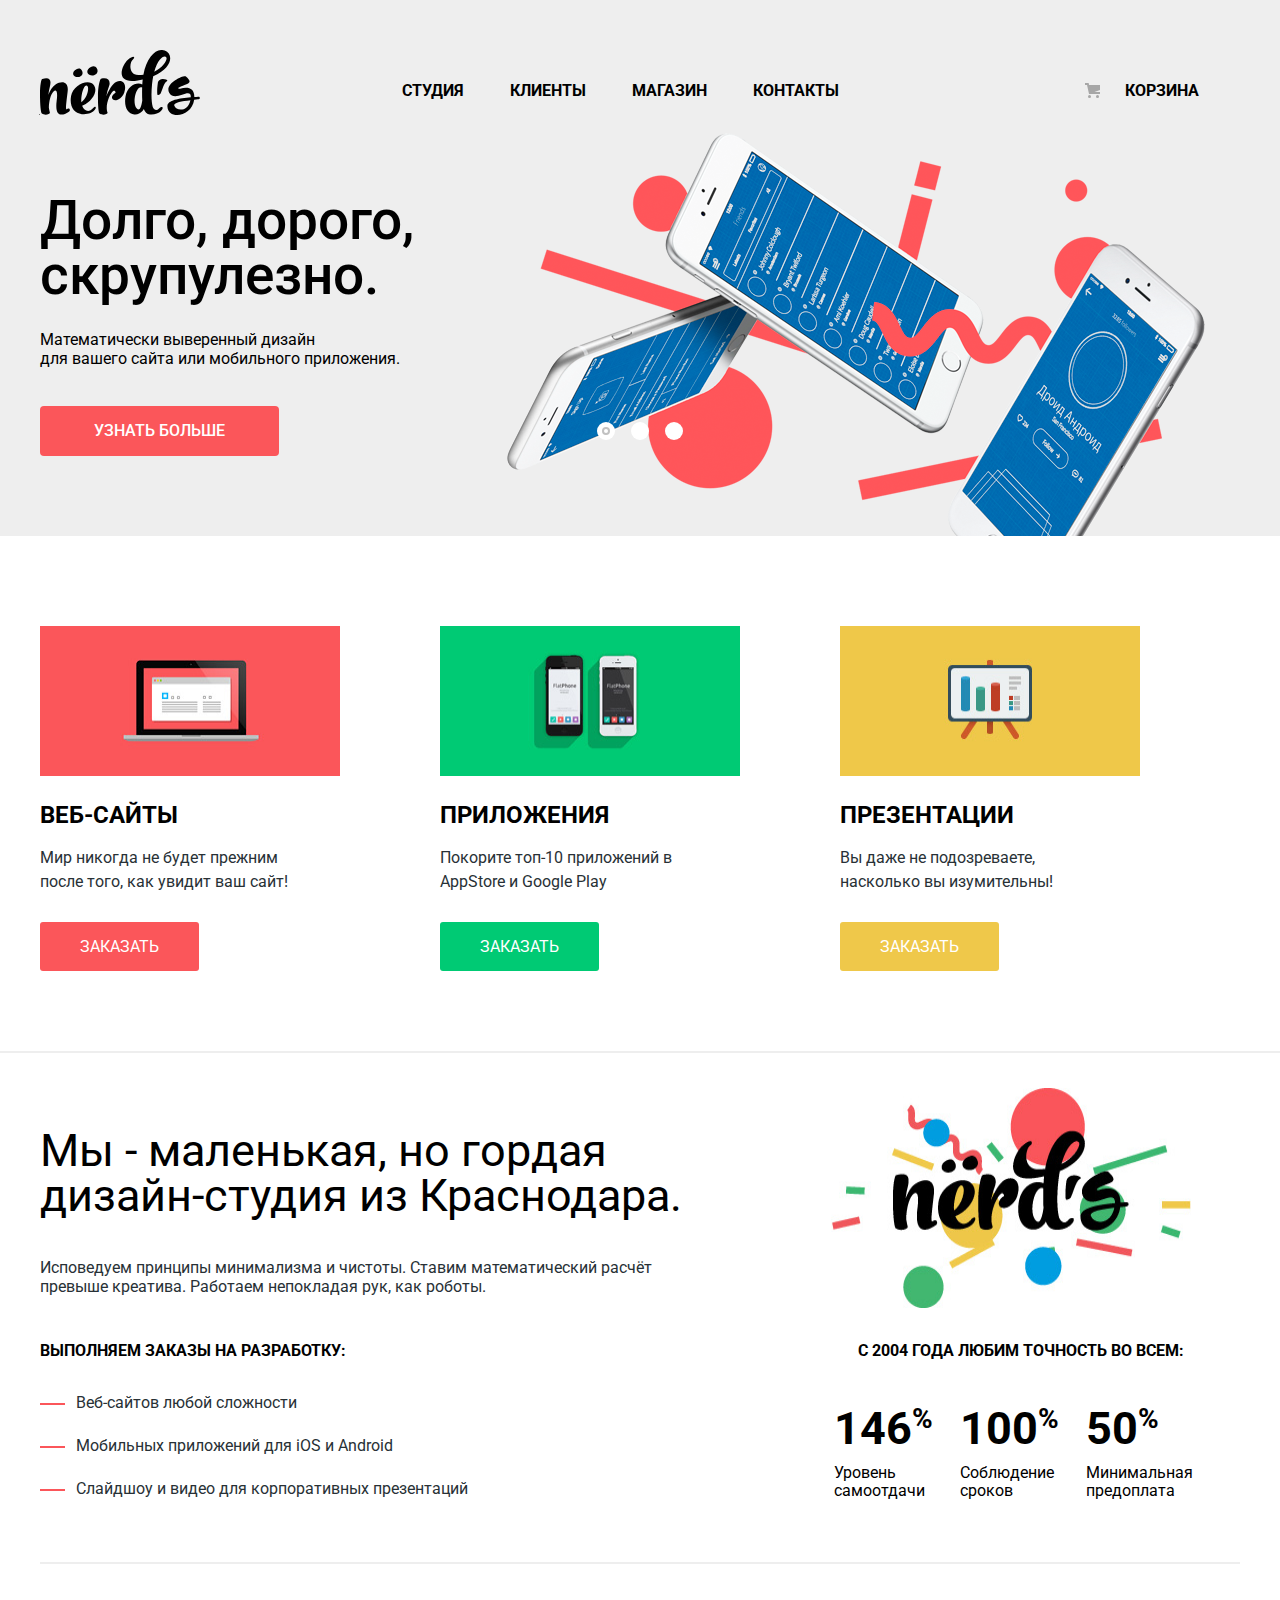
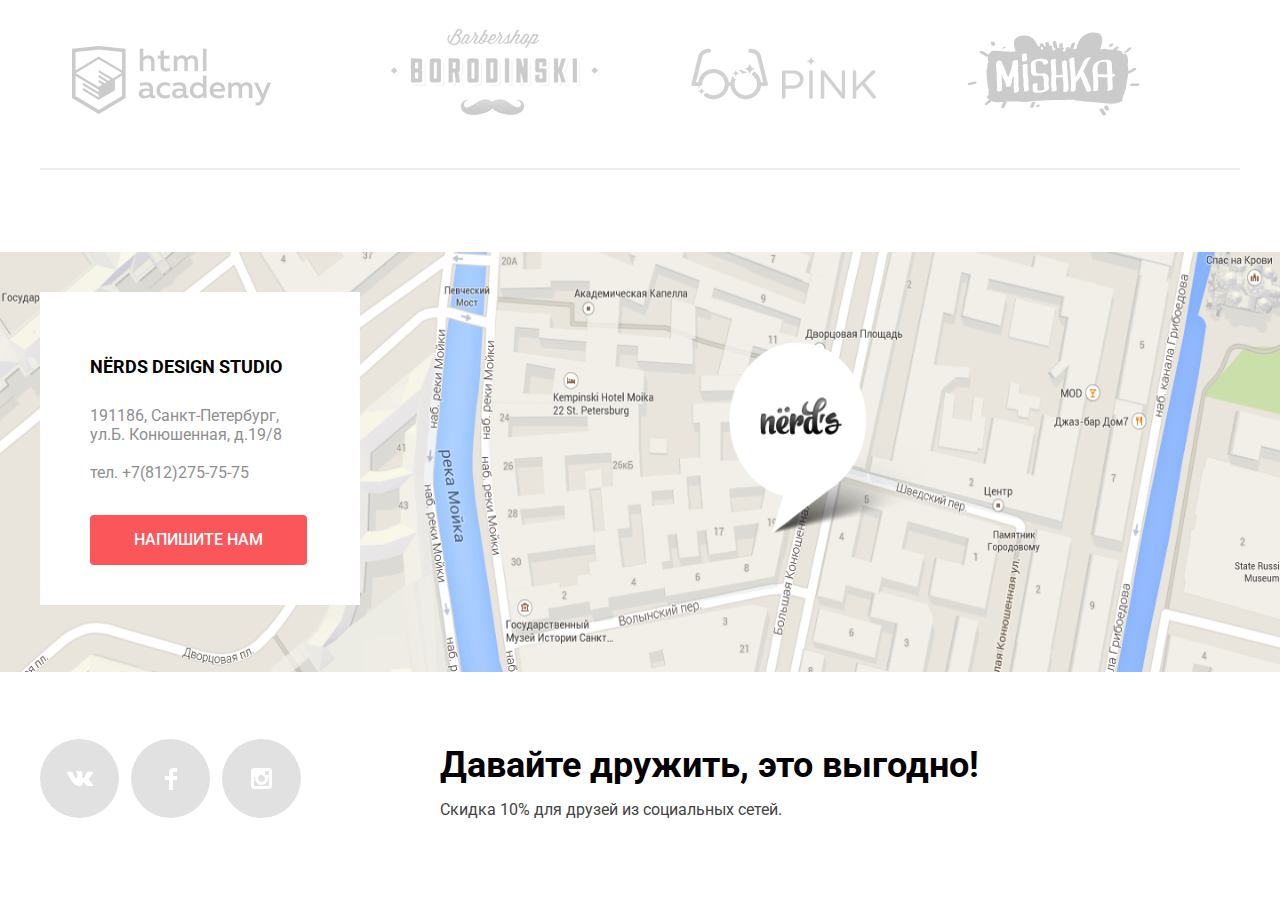
<file: index.html>
<!DOCTYPE html>
<html lang="ru">
  <head>
    <meta charset="utf-8">
    <title>Nerds</title>
    <link href="https://fonts.googleapis.com/css?family=Roboto&display=swap&subset=cyrillic" rel="stylesheet">
    <link href="css/style.css" rel="stylesheet">
  </head>
  <body>
    <header class="main-header">
      <div class="container">
        <nav class="main-navigation">
          <a class="header-logo">
            <img src="img/nerds-logo.svg" alt="Логотип дизайн-студии «Нёрдс»" width="160" height="65">
          </a>
          <ul class="site-navigation">
            <li><a href="#">Студия</a></li>
            <li><a href="#">Клиенты</a></li>
            <li><a href="catalog.html">Магазин</a></li>
            <li><a href="#">Контакты</a></li>
          </ul>
          <ul class="user-navigation">
            <li><a href="#">Корзина</a></li>
          </ul>
        </nav>

      <section class="slider">
          <h2 class="visually-hidden">Преимущества</h2>
          <input class="visually-hidden" type="radio" id="product-1" name="toggle" checked>
          <input class="visually-hidden" type="radio" id="product-2" name="toggle">
          <input class="visually-hidden" type="radio" id="product-3" name="toggle">
          <div class="slider-controls">
            <label class="slider-controls-item slider-controls-item--1" for="product-1">Первый</label>
            <label class="slider-controls-item slider-controls-item--2" for="product-2">Второй</label>
            <label class="slider-controls-item slider-controls-item--3" for="product-3">Третий</label>
          </div>
          <ul class="slider-list">
            <li class="slider-item">
              <h3>Долго, дорого,<br> скрупулезно.</h3>
              <p>Математически выверенный дизайн<br> для вашего сайта или мобильного приложения.</p>
              <a class="slider-item-button button" href="#">Узнать больше</a>
            </li>
            <li class="slider-item">
              <h3>Любим математику как никто другой</h3>
              <p>Никакого креатива, только математические формулы для расчета идеальных пропорций.</p>
              <a class="slider-item-button button" href="#">Узнать больше</a>
            </li>
            <li class="slider-item">
              <h3>Только ночь,<br> только хардкор</h3>
              <p>Работать днем, как все? Мы против этого.<br> Ближе к полуночи работа только начинается.</p>
              <a class="slider-item-button button" href="#">Узнать больше</a>
            </li>
          </ul>  
        </div>
      </section>
    </header>

    <main>
      <section class="features">
         <div class="container">
          <h2 class="visually-hidden">Преимущества</h2>
          <ul class="features-list">
            <li class="feature-item">
              <img src="img/web-site.jpg" width="300" height="143" alt="Веб-сайт">
              <h3>Веб-сайты</h3>
              <p>Мир никогда не будет прежним<br>
                  после того, как увидит ваш сайт!</p>
              <a class="features-link features-link-red" href="#">Заказать</a>
            </li>
            <li class="feature-item">
              <img src="img/prilojeniya.jpg" width="300" height="143" alt="Приложения">
              <h3>Приложения</h3>
              <p>Покорите топ-10 приложений в<br>
                  AppStore и Google Play</p> 
              <a class="features-link features-link-green" href="#">Заказать</a>
            </li>
            <li class="feature-item">
              <img src="img/presentation.jpg" width="300" height="143" alt="Презентации">
              <h3>Презентации</h3>
              <p>Вы даже не подозреваете,<br> 
                насколько вы изумительны!</p>
              <a class="features-link features-link-yellow" href="#">Заказать</a>
            </li>
          </ul>
        </div>
      </section>

        <div class="container">
          <div class="wrapper">
            <section class="detail-left-column">
              <p class="detail-title">Мы - маленькая, но гордая<br>
              дизайн-студия из Краснодара.</p>
              <p class="detail-info">Исповедуем принципы минимализма и чистоты. Ставим математический расчёт<br>
              превыше креатива. Работаем непокладая рук, как роботы.</p>
              <p class="detail-list-title">Выполняем заказы на разработку:</p>
                <ul class="detail-list">
                  <li>Веб-сайтов любой сложности</li>
                  <li>Мобильных приложений для iOS и Android</li>
                  <li>Слайдшоу и видео для корпоративных презентаций</li>
                </ul>
            </section>
            <section class="detail-right-column">
             <img src="img/nerds-illustration.jpg" width="360" height="208" alt="Nerds">
             <table class="about-us-table">
              <caption>с 2004 года любим точность во всем:</caption>
              <thead>
                <tr>
                  <th>Уровень самоотдачи</th>
                  <th>Соблюдение сроков</th>
                  <th>Минимальная предоплата</th>
                </tr>
              </thead>
              <tbody>
                <tr>
                  <td>146<sup>%</sup></td>
                  <td>100<sup>%</sup></td>
                  <td>50<sup>%</sup></td>
                </tr>
              </tbody>
            </table>
            </section>
          </div>
        </div>
  
  
      <section class="brand">
        <div class="container">
          <ul class="logo">
            <li>
              <a class="logo-item" href="a href=https://htmlacademy.ru/intensive/htmlcss">
                <img src="img/logohtml.png" width="260" height="180" alt="Логотип html">
              </a>
            </li>
            <li>
              <a class="logo-item" href="#">
                <img src="img/logoborodinsky.png" width="209" height="90" alt="Логотип Barbershop">
              </a>
            </li>
            <li>
              <a class="logo-item" href="#">
                <img src="img/logopink.png" width="185" height="52" alt="Логотип Pink">
              </a>
            </li>
            <li>
              <a class="logo-item" href="#">
                <img src="img/logomishka.png" width="173" height="84" alt="Логотип Mishka">
              </a>
            </li>
          </ul>
        </div>
      </section>
  
      <footer>
        <section class="contacts">
          <img src="img/karta.jpg" alt="Дизайн-студия NЁRDS расположена по адресу г. Санкт-Петербург, ул. Б. Конюшенная, д. 19/8"
             width="1440" height="416">
          <div class="container">
            <div class="contacts-info">
              <p class="design-studio">Nёrds design studio</p>
              <p class="info-text">191186, Санкт-Петербург,<br>
               ул.Б. Конюшенная, д.19/8</p>
              <p class="phone">тел. +7(812)275-75-75</p>
              <a class="write-us button" href="#">Напишите нам</a>
            </div>
          </div>
        </section>

        <section class="social">
          <div class="container">
            <ul class="social-list">
              <li>
                <a class="social-button" href="#">
                  <span class="visually-hidden">Вконтакте</span>
                  <svg xmlns="http://www.w3.org/2000/svg" width="26" height="15" viewBox="0 0 26 15"><path fill="#FFF" d="M16.138 11.51c.956-.309 2.18 2.04 3.483 2.939.978.681 1.727.534 1.727.534l3.473-.05s1.815-.112.957-1.554c-.071-.12-.503-1.069-2.585-3.022-2.177-2.043-1.882-1.712.739-5.244 1.597-2.153 2.236-3.468 2.036-4.028-.192-.539-1.365-.399-1.365-.399L20.69.713c-.381.001-.704.119-.851.515-.003.004-.621 1.666-1.445 3.079-1.741 2.989-2.436 3.148-2.724 2.961-.661-.433-.494-1.737-.494-2.664 0-2.897.432-4.105-.846-4.417-.427-.104-.739-.172-1.828-.182-1.392-.021-2.574 0-3.244.329-.445.223-.786.712-.579.74.26.035.843.16 1.155.586.401.552.389 1.789.389 1.789s.229 3.411-.54 3.834c-.528.29-1.25-.302-2.803-3.016-.793-1.388-1.392-2.922-1.392-2.922s-.116-.285-.326-.441c-.25-.185-.6-.244-.6-.244L.848.684S.29.7.085.946c-.182.218-.015.668-.015.668s2.909 6.881 6.203 10.347c3.02 3.182 6.452 2.971 6.452 2.971h1.555s.469-.054.709-.312c.224-.24.214-.691.214-.691s-.031-2.109.935-2.419z"/></svg>
                </a>
              </li>
              <li>
                <a class="social-button" href="#">
                  <span class="visually-hidden">Фейсбук</span>
                  <svg xmlns="http://www.w3.org/2000/svg" width="12" height="22" viewBox="0 0 12 22"><path fill="#FFF" d="M12 4V0H8a4 4 0 0 0-4 4v4H0v4h4v10h4V12h4V8H8V4h4z"/></svg>
                </a>
              </li>
              <li>
                <a class="social-button" href="#">
                  <span class="visually-hidden">Инстаграм</span>
                  <svg xmlns="http://www.w3.org/2000/svg" width="21" height="21" viewBox="0 0 21 21"><path fill="#FFF" d="M18 0H3C1.35 0 0 1.35 0 3v15c0 1.65 1.35 3 3 3h15c1.65 0 3-1.35 3-3V3c0-1.65-1.35-3-3-3zm-7.5 7c1.93 0 3.5 1.57 3.5 3.5S12.43 14 10.5 14 7 12.43 7 10.5 8.57 7 10.5 7zM18 18H3V9h1.181A6.504 6.504 0 0 0 4 10.5a6.5 6.5 0 1 0 13 0 6.45 6.45 0 0 0-.181-1.5H18v9zm0-11h-4V3h4v4z"/></svg>
                  </a>
              </li>
            </ul>
            <div class="social-text">
              <p class="friendship">Давайте дружить, это выгодно!</p>
              <p class="discount">Скидка 10% для друзей из социальных сетей.</p>
            </div>
          </div>
        </section>
      </footer>

      <section class=" modal-contacts">
        <h2>Напишите нам</h2>
        <form class="contacts-form" action="https://echo.htmlacademy.ru" method="post">
          <div class="modal-contacts-row">
            <p>
              <label for="name">Ваше имя:</label>
              <input id="name" type="text" name="name" placeholder="Имя Фамилия">
            </p>
            <p>
              <label for="email">Ваш e-mail:</label>
              <input id="email" type="text" name="email" placeholder="email@example.com">
            </p>
          </div>
          <p>
            <label for="message">Текст письма:</label>
            <textarea id="message" name="message" placeholder="В свободной форме"></textarea>
          </p>
          <button class="button" type="submit">Отправить</button>
        </form>
        <button class="modal-close" type="button"><span class="visually-hidden">Закрыть</span></button>
      </section>
      <script src="./js/script.js"></script>
    </body>
  </html>
</file>
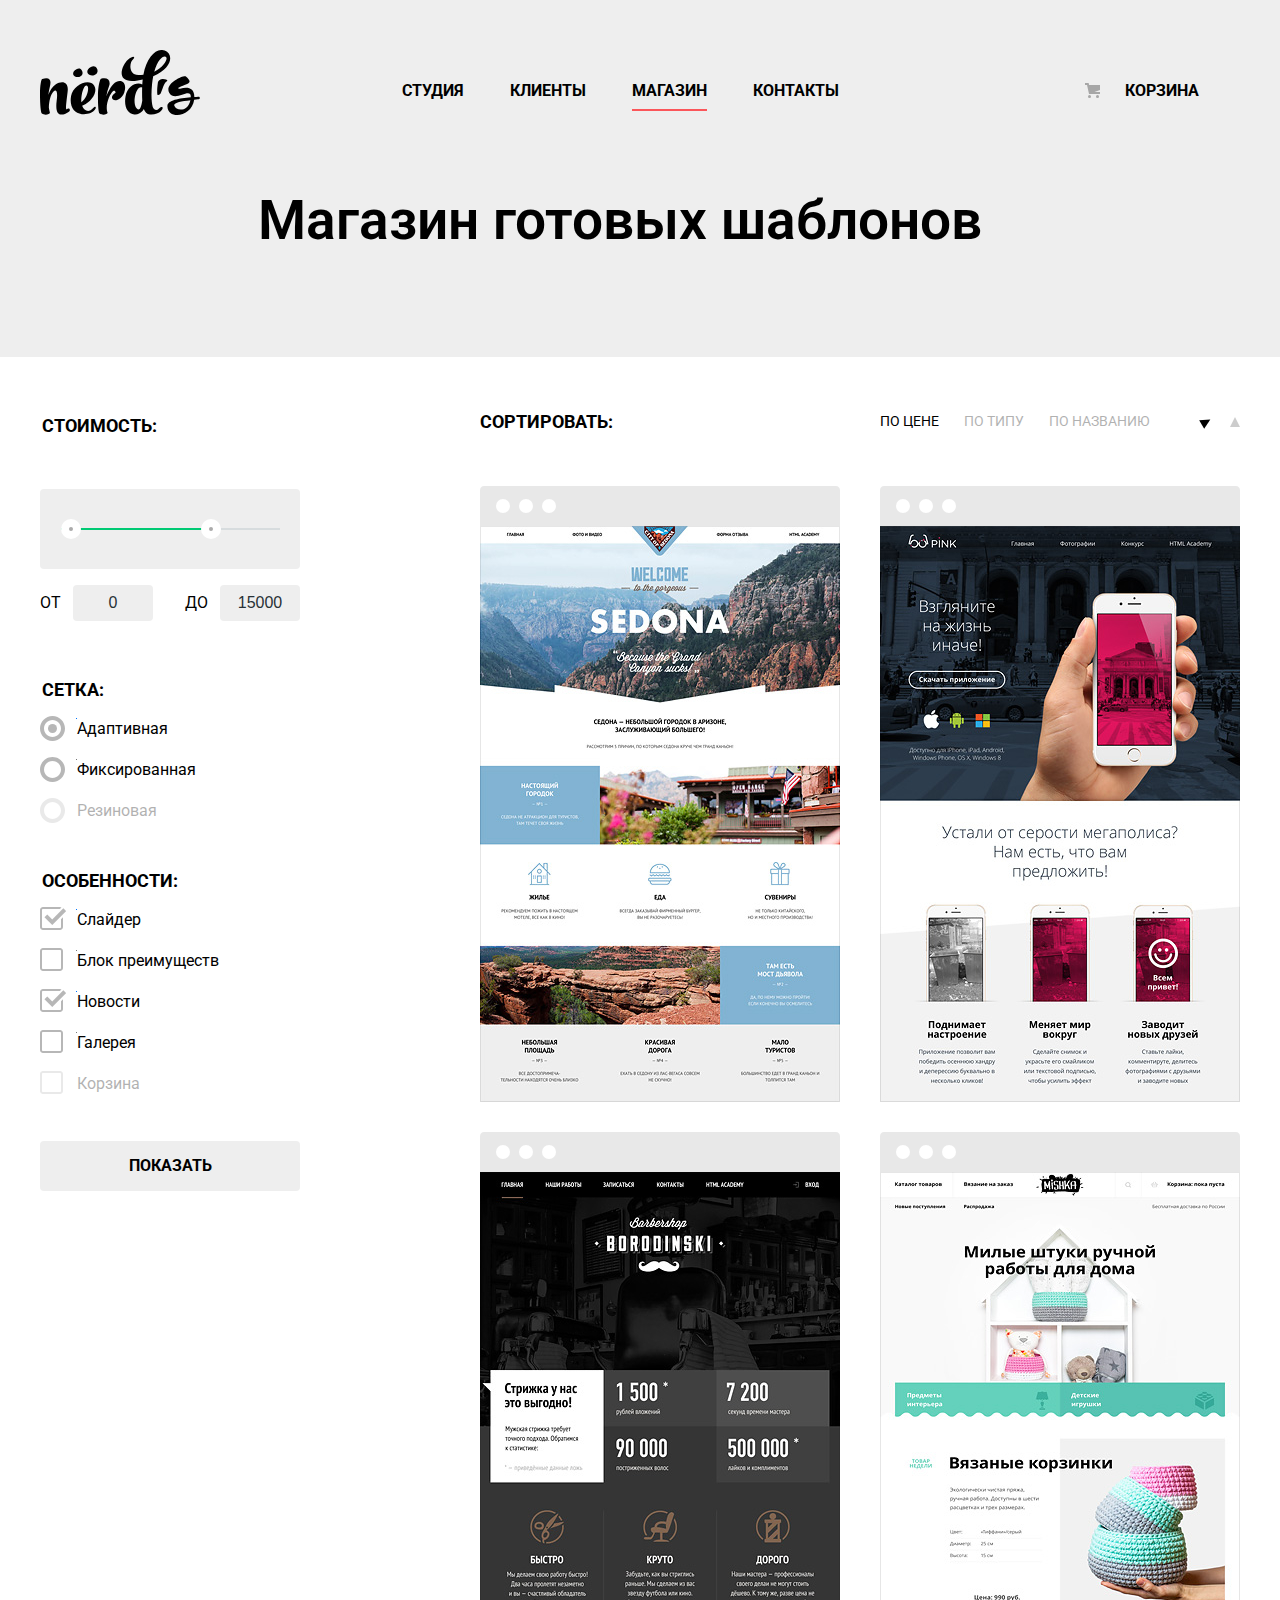
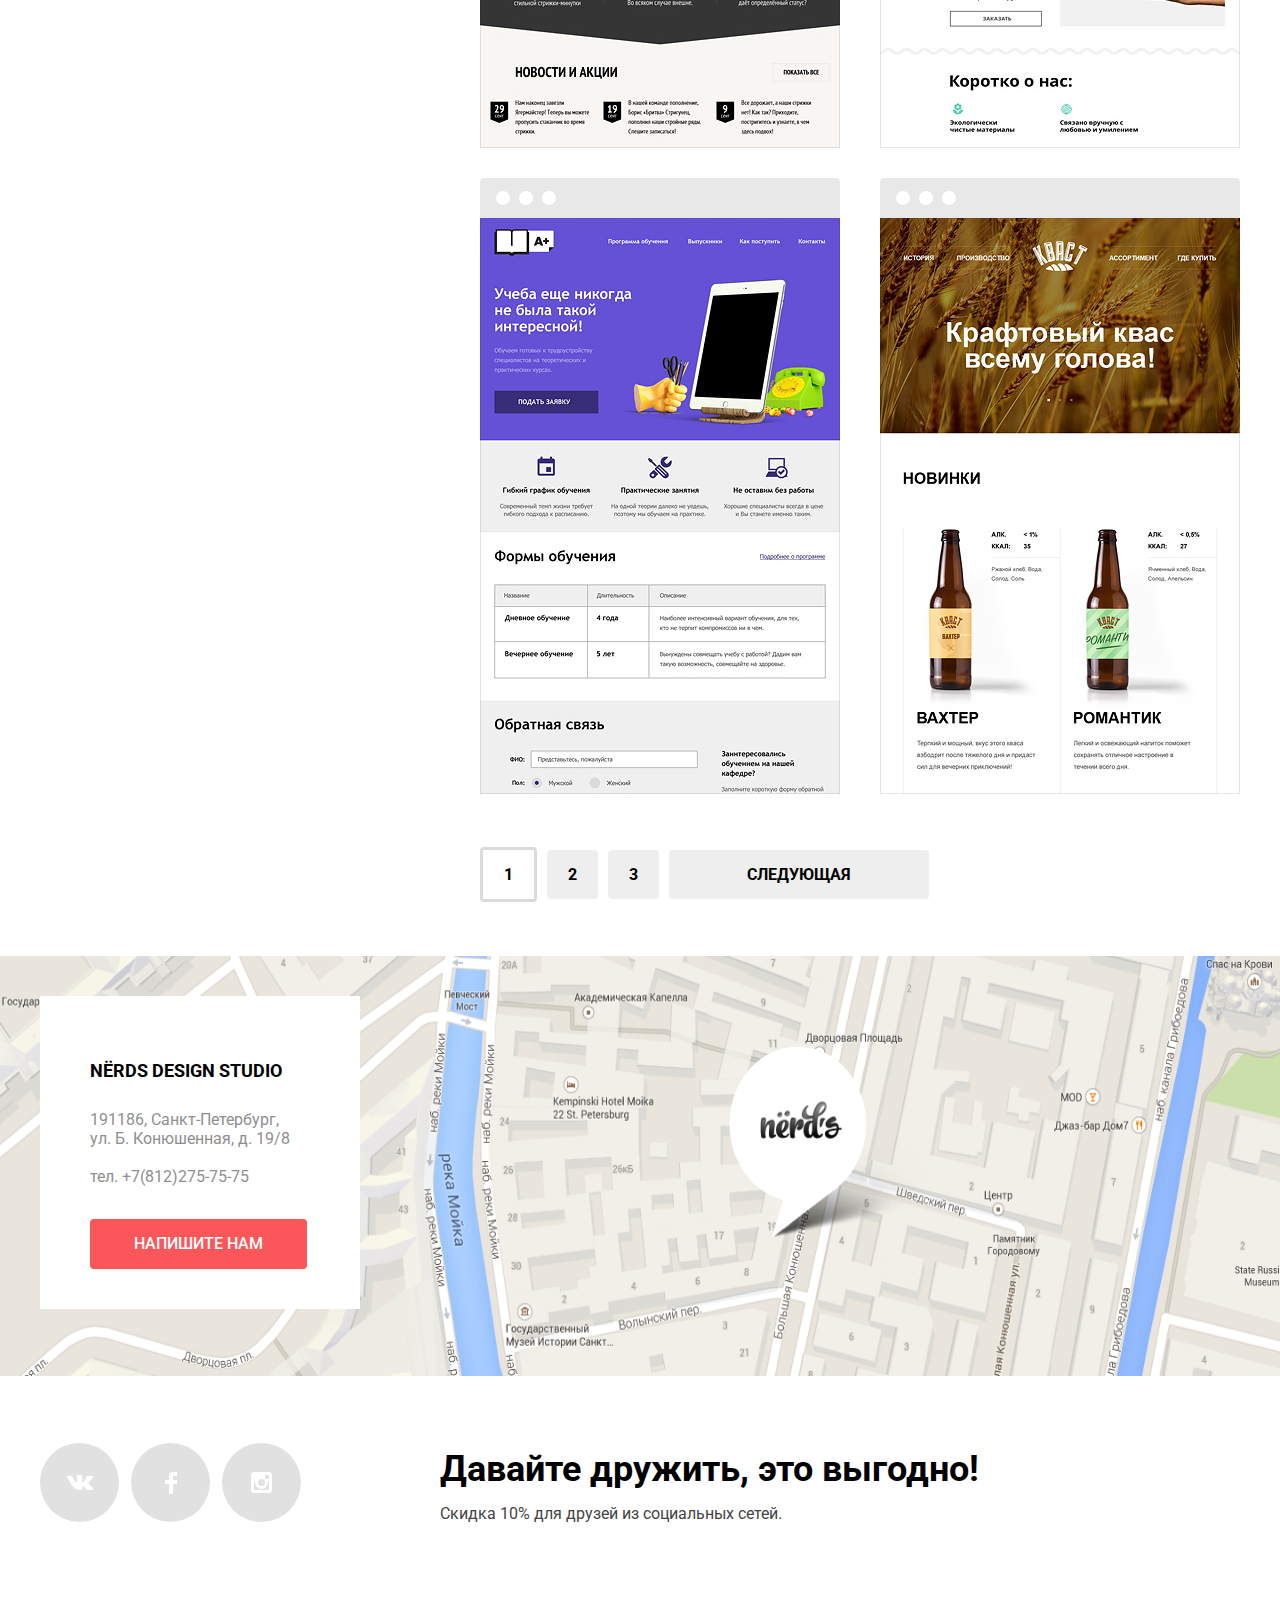
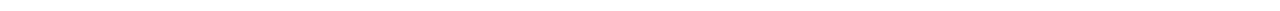
<file: catalog.html>
<!DOCTYPE html>
<html lang="ru">
  <head>
    <meta charset="utf-8">
    <title>Nerds</title>
    <link href="https://fonts.googleapis.com/css?family=Roboto&display=swap&subset=cyrillic" rel="stylesheet">
    <link href="css/style.css" rel="stylesheet">
  </head>
  <body>
    <header class="main-header">
      <div class="container">
        <nav class="main-navigation">
          <a class="header-logo" href="index.html">
            <img src="img/nerds-logo.svg" alt="Логотип дизайн-студии «Нёрдс»" width="160" height="65">
          </a>
          <ul class="site-navigation">
            <li><a href="#">Студия</a></li>
            <li><a href="#">Клиенты</a></li>
            <li><a class="current">Магазин</a></li>
            <li><a href="#">Контакты</a></li>
          </ul>
          <ul class="user-navigation">
            <li>
             <a href="#">Корзина</a>
            </li>
          </ul>
        </nav>
        <div class="page-title">
          <h1>Магазин готовых шаблонов</h1>
        </div>
      </div>
    </header>

    <main class="inner-page container">
      <aside class="filter">
        <form class="filter-form" action="https://echo.htmlacademy.ru" method="post">
          <fieldset class="price-filter">
            <legend>Стоимость:</legend>
            <div class="range-control">
              <div class="progress">
                <div class="current-progress">
                  <div class="progress-button-wrapper">
                    <button type="button"><span class="visually-hidden">стоимость от</span></button>
                  </div>
                  <div class="progress-button-wrapper">
                    <button type="button"><span class="visually-hidden">стоимость до</span></button>
                  </div>
                </div>
               </div>
            </div>
            <p class="range-display">
              <label>От
                <input type="text" name="min-price" value="0">
              </label>
              <label>До
                <input type="text" name="max-price" value="15000">
              </label>
            </p>
          </fieldset>
          <fieldset class="grid-filter">
            <legend>Сетка:</legend>
            <ul class="grid-list">
              <li>
                <input class="filter-input filter-input-radio visually-hidden" id="adaptive" type="radio" name="grid" value="adaptive" checked>
                <label for="adaptive">Адаптивная</label>
              </li>
              <li>
                <input class="filter-input filter-input-radio visually-hidden" id="fixed" type="radio" name="grid" value="fixed">
                <label for="fixed">Фиксированная</label>
              </li>
              <li>
                <input class="filter-input filter-input-radio visually-hidden" id="fluid" type="radio" name="grid" value="fluid" disabled>
                <label for="fluid">Резиновая</label>
              </li>
            </ul>
          </fieldset>
          <fieldset class="features-filter">
            <legend>Особенности:</legend>
              <ul class="features-list">
                <li>
                  <input class="filter-input filter-input-checkbox visually-hidden" id="slider" type="checkbox" name="slider" checked>
                  <label for="slider">Слайдер</label>
                </li>
                <li>
                  <input class="filter-input filter-input-checkbox visually-hidden" id="advantages-block" type="checkbox" name="advantages-block">
                  <label for="advantages-block">Блок преимуществ</label>
                </li>
                <li>
                  <input class="filter-input filter-input-checkbox visually-hidden" id="news" type="checkbox" name="news" checked>
                  <label for="news">Новости</label>
                </li>
                 <li>
                  <input class="filter-input filter-input-checkbox visually-hidden" id="gallery" type="checkbox" name="gallery">
                  <label for="gallery">Галерея</label>
                </li>
                <li>
                  <input class="filter-input filter-input-checkbox visually-hidden" id="cart" type="checkbox" name="cart" disabled>
                  <label for="cart">Корзина</label>
                </li>
              </ul>
          </fieldset>
            <button class="button">Показать</button>
        </form>
      </aside>

      <section class="catalog">
        <div class="catalog-sorting">
          <b>Сортировать:</b>
          <ul class="type-sorting-list">
            <li><a class="type-current">По цене</a></li>
            <li><a href="#">По типу</a></li>
            <li><a href="#">По названию</a></li>
          </ul>
          <ul class="direction-sorting-list">
            <li class="direction-current"><a><span class="visually-hidden">По убыванию</span></a></li>
            <li><a href="#"><span class="visually-hidden">По возрастанию</span></a></li>
          </ul>
        </div>
        <ul class="catalog-list">
          <li class="catalog-item">
            <img src="img/sedona-catalog.jpg" alt="Скриншот сайта Sedona" width="360" height="576">
            <div class="catalog-item-description">
              <div class="description-container">
                <a href="#"><h2>Sedona</h2></a>
                <p>Информационный сайт для туристов</p>
                <a class="button" href="#">9 900 руб.</a>
              </div>
            </div>
          </li>
          <li class="catalog-item">
            <img src="img/pink-catalog.jpg" alt="Скриншот сайта Ping App" width="360" height="576">
            <div class="catalog-item-description">
              <div class="description-container">
                <a href="#"><h2>Pink App</h2></a>
                <p>Продуктовый лендинг приложения для iOS и Android</p>
                <a class="button" href="#">9 900 руб.</a>
              </div>
            </div>
          </li>
          <li class="catalog-item">
            <img src="img/barbershop-catalog.jpg" alt="Скриншот сайта Barbershop" width="360" height="576">
            <div class="catalog-item-description">
              <div class="description-container">
                <a href="#"><h2>Barbershop</h2></a>
                <p>Сайт салоны красоты. Для мужчин, да.</p>
                <a class="button" href="#">9 900 руб.</a>
              </div>
            </div>
          </li>
          <li class="catalog-item">
            <img src="img/mishka-catalog.jpg" alt="Скриншот сайта MISHKA" width="360" height="576">
            <div class="catalog-item-description">
              <div class="description-container">
                <a href="#"><h2>MISHKA</h2></a>
                <p>Интернет-магазин вязаных игрушек</p>
                <a class="button" href="#">9 900 руб.</a>
              </div>
            </div>
          </li>
          <li class="catalog-item">
            <img src="img/aplus-catalog.jpg" alt="Скриншот сайта A Plus" width="360" height="576">
            <div class="catalog-item-description">
              <div class="description-container">
                <a href="#"><h2>A Plus</h2></a>
                <p>Лендинг курсов повышения квалификации</p>
                <a class="button" href="#">9 900 руб.</a>
              </div>
            </div>
          </li>
          <li class="catalog-item">
            <img src="img/kvast-catalog.jpg" alt="Скриншот сайта КВАСТ" width="360" height="576">
            <div class="catalog-item-description">
              <div class="description-container">
                <a href="#"><h2>КВАСТ</h2></a>
                <p>Промо-сайт производителя крафтового кваса</p>
                <a class="button" href="#">9 900 руб.</a>
              </div>
            </div>
          </li>
        </ul>
        <ul class="pagination-list">
          <li class="pagination-item"><a class="current">1</a></li>
          <li class="pagination-item"><a href="#">2</a></li>
          <li class="pagination-item"><a href="#">3</a></li>
          <li class="pagination-item"><a href="#" class="next-page">Следующая</a></li>
        </ul>
      </section>
    </main>

    <footer>
      <section class="contacts">
        <img src="img/karta.jpg" alt="Дизайн-студия NЁRDS расположена по адресу г. Санкт-Петербург, ул. Б. Конюшенная, д. 19/8"
            width="1440" height="416">
        <div class="container">
          <div class="contacts-info">
            <p class="design-studio">Nёrds design studio</b>
            <p class="info-text">191186, Санкт-Петербург, <br>
               ул. Б. Конюшенная, д. 19/8</p>
            <p class="phone">тел. +7(812)275-75-75</p>
            <a class="write-us button" href="form.html">Напишите нам</a>
          </div>
        </div>
      </section>

        <section class="social">
          <div class="container">
            <ul class="social-list">
              <li>
                <a class="social-button" href="#">
                  <span class="visually-hidden">Вконтакте</span>
                  <svg xmlns="http://www.w3.org/2000/svg" width="26" height="15" viewBox="0 0 26 15"><path fill="#FFF" d="M16.138 11.51c.956-.309 2.18 2.04 3.483 2.939.978.681 1.727.534 1.727.534l3.473-.05s1.815-.112.957-1.554c-.071-.12-.503-1.069-2.585-3.022-2.177-2.043-1.882-1.712.739-5.244 1.597-2.153 2.236-3.468 2.036-4.028-.192-.539-1.365-.399-1.365-.399L20.69.713c-.381.001-.704.119-.851.515-.003.004-.621 1.666-1.445 3.079-1.741 2.989-2.436 3.148-2.724 2.961-.661-.433-.494-1.737-.494-2.664 0-2.897.432-4.105-.846-4.417-.427-.104-.739-.172-1.828-.182-1.392-.021-2.574 0-3.244.329-.445.223-.786.712-.579.74.26.035.843.16 1.155.586.401.552.389 1.789.389 1.789s.229 3.411-.54 3.834c-.528.29-1.25-.302-2.803-3.016-.793-1.388-1.392-2.922-1.392-2.922s-.116-.285-.326-.441c-.25-.185-.6-.244-.6-.244L.848.684S.29.7.085.946c-.182.218-.015.668-.015.668s2.909 6.881 6.203 10.347c3.02 3.182 6.452 2.971 6.452 2.971h1.555s.469-.054.709-.312c.224-.24.214-.691.214-.691s-.031-2.109.935-2.419z"/></svg>
                </a>
              </li>
              <li>
                <a class="social-button" href="#">
                  <span class="visually-hidden">Фейсбук</span>
                  <svg xmlns="http://www.w3.org/2000/svg" width="12" height="22" viewBox="0 0 12 22"><path fill="#FFF" d="M12 4V0H8a4 4 0 0 0-4 4v4H0v4h4v10h4V12h4V8H8V4h4z"/></svg>
                </a>
              </li>
              <li>
                <a class="social-button" href="#">
                  <span class="visually-hidden">Инстаграм</span>
                  <svg xmlns="http://www.w3.org/2000/svg" width="21" height="21" viewBox="0 0 21 21"><path fill="#FFF" d="M18 0H3C1.35 0 0 1.35 0 3v15c0 1.65 1.35 3 3 3h15c1.65 0 3-1.35 3-3V3c0-1.65-1.35-3-3-3zm-7.5 7c1.93 0 3.5 1.57 3.5 3.5S12.43 14 10.5 14 7 12.43 7 10.5 8.57 7 10.5 7zM18 18H3V9h1.181A6.504 6.504 0 0 0 4 10.5a6.5 6.5 0 1 0 13 0 6.45 6.45 0 0 0-.181-1.5H18v9zm0-11h-4V3h4v4z"/></svg>
               </a>
              </li>
            </ul>
            <div class="social-text">
              <p class="friendship">Давайте дружить, это выгодно!</b>
              <p class="discount">Скидка 10% для друзей из социальных сетей.</p>
            </div>
          </div>
        </section>
      </footer>

      <section class="modal modal-contacts">
        <h2>Напишите нам</h2>
        <form class="contacts-form" action="https://echo.htmlacademy.ru" method="post">
          <div class="modal-contacts-row">
            <p>
              <label for="name">Ваше имя:</label>
              <input id="name" type="text" name="name" placeholder="Имя Фамилия">
            </p>
            <p>
              <label for="email">Ваш e-mail:</label>
              <input id="email" type="text" name="email" placeholder="email@example.com">
            </p>
          </div>
          <p>
            <label for="message">Текст письма:</label>
            <textarea id="message" name="message" placeholder="В свободной форме"></textarea>
          </p>
          <button class="button" type="submit">Отправить</button>
        </form>
        <button class="modal-close" type="button"><span class="visually-hidden">Закрыть</span></button>
      </section>
      <script src="./js/script.js"></script>
    </body>
  </html>
</file>
<file: css/style.css>
body {
    margin: 0;
    font-family: 'Roboto', sans-serif;
    font-size: 16px;
    color: #000000;
    padding: 0;
    margin:
}

a {
    text-decoration: none;
}

img {
    width: 100%;
    height: auto;
}

.visually-hidden:not(:focus):not(:active),
input[type="checkbox"].visually-hidden,
input[type="radio"].visually-hidden {
  position: absolute;

  width: 1px;
  height: 1px;
  margin: -1px;
  padding: 0;
  overflow: hidden;

  white-space: nowrap;

  border: 0;
}

.container {
    width: 100%;
    max-width: 1200px;
    margin: 0 auto;
    box-sizing: border-box;
}

.button {
    display: inline-block;
    padding: 16px 54px;
  
    font: inherit;
    font-weight: 500;
    line-height: 18px;
    vertical-align: middle;
    text-align: center;
    color: #ffffff;
    text-transform: uppercase;
  
    background-color: #fb565a;
    border: none;
    border-radius: 4px;
    cursor: pointer;
  }
  
.button:hover,
.button:focus {
    background-color: #e74246;
}
  
.button:active {
    color: rgba(255, 255, 255, 0.3);
    background-color: #d7373b;
}

.main-header {
    background-color: #eeeeee;
}

.main-header .main-navigation {
    display: flex;
    padding-top: 50px;
}

.main-header .header-logo {
    width: 160px;
    height: 65px;
}
  
.main-header ul {
    margin: 0;
    padding: 0;
    list-style: none;

}
  
a[href].header-logo:hover,
a[href].header-logo:focus {
    opacity: 0.8;
}
  
a[href].header-logo:active {
    opacity: 0.3;
}
  
ul.site-navigation,
ul.user-navigation {
    padding-top: 26px;
}
  
ul.site-navigation {
    display: flex;
    justify-content: center;
    width: 820px;
    margin-left: 10px;
}
  
ul.user-navigation {
    margin-left: 55px;
    text-align: right;
}
  
.site-navigation li,
.user-navigation li {
    position: relative;
}
  
.site-navigation a,
.user-navigation a {
    display: block;
    font-weight: 700;
    line-height: 30px;
    color: #000000;
    text-transform: uppercase;
}

.site-navigation a.current::after,
.user-navigation a.current::after {
    content: "";
    position: absolute;
    right: 23px;
    bottom: 4px;
    left: 23px;
    height: 2px;
    background-color: #fb565a;
}
  
.site-navigation a[href]:hover,
.site-navigation a[href]:focus,
.user-navigation a[href]:hover,
.user-navigation a[href]:focus {
    color: #fb565a;
}
  
.site-navigation a[href]:active,
.user-navigation a[href]:active {
    color: rgba(0, 0, 0, 0.3);
}
  
.site-navigation a {
    padding: 0 23px;
}
  
.user-navigation a {
    position: relative;
    padding-left: 40px;
}
  
.user-navigation a::before {
    content: "";
    position: absolute;
    top: 7px;
    left: 0;
  
    width: 15px;
    height: 15px;
  
    background-image: url("../img/cart-icon.svg");
}

/*Слайдер*/

.slider {
  position: relative;
  
  background-color: #eeeeee;
}

.slider-controls {
  position: absolute;
  left: 50%;
  bottom: 104px;
  z-index: 1;
  
  width: 160px;
  height: 18px;

  text-align: center;
  font-size: 0;
  transform: translateX(-50%);
}

.slider-controls label {
  position: relative;
  
  display: inline-block;
  width: 18px;
  height: 18px;
  padding: 8px;
  
  border-radius: 50%;
  cursor: pointer;
}

.slider-controls label::after {
  content: "";
  
  position: absolute;
  top: 8px;
  left: 8px;
  z-index: 1;
  
  width: 18px;
  height: 18px;
  
  background: #ffffff;
  
  border-radius: 50%;
}

.slider-list {
  margin: 0;
  padding: 0;
  
  list-style: none;
}

.slider-item {
  display: none;
  padding: 78px 0 80px 0;
}

.slider-item:nth-child(1) {
  background-image: url("../img/slide1.png");
  background-repeat: no-repeat;
  background-position: 93% 18px;
}

.slider-item:nth-child(2) {
  background-image: url("../img/slide2.png");
  background-repeat: no-repeat;
  background-position: 100% 0;
}

.slider-item:nth-child(3) {
  background-image: url("../img/slide3.png");
  background-repeat: no-repeat;
  background-position: 100% 20px;
}

#product-1:checked ~ .slider-list .slider-item:nth-child(1) {
  display: block;
}

#product-2:checked ~ .slider-list .slider-item:nth-child(2) {
  display: block;
}

#product-3:checked ~ .slider-list .slider-item:nth-child(3) {
  display: block;
}

#product-1:checked ~ .slider-controls .slider-controls-item--1::before,
#product-2:checked ~ .slider-controls .slider-controls-item--2::before,
#product-3:checked ~ .slider-controls .slider-controls-item--3::before {
  content: "";
  position: absolute;
  left: 50%;
  top: 50%;
  z-index: 2;
  width: 4px;
  height: 4px;
  margin: -4px;
  background-color: inherit;
  border: 2px solid #c1c1c1;
  border-radius: 50%;
}

.slider-item h3 {
  max-width: 600px;
  margin: 0;
  margin-bottom: 27px;
  
  font-size: 55px;
  line-height: 55px;
  font-weight: 500;
}

.slider-item p {
  max-width: 430px;
  margin: 0;
  margin-bottom: 38px;
}

/*Кнопки*/

.features-link {
    display: inline-block;
    vertical-align: top;
    padding: 15px 40px;
    color: #ffffff;
    font-size: 16px;
    text-transform: uppercase;
    text-decoration: none;
    border-radius: 3px;
}

.features-link-red {
    background-color: #fb565a;
}

.features-link-red:hover {
    background-color: #e74246;
}

.features-link-red:active {
    background-color: #d7373b;
    color: rgba(255, 255, 255, 0.3);
}

.features-link-green {
    background-color: #00ca74;
}

.features-link-green:hover {
    background-color: #00bc6c;
}

.features-link-green:active {
    background-color: #00aa62;
    color: rgba(255, 255, 255, 0.3);
}

.features-link-yellow {
    background-color: #efc84a;
}

.features-link-yellow:hover {
    background-color: #eab534;
}

.features-link-yellow:active {
    background-color: #e5a722;
    color: rgba(255, 255, 255, 0.3);
}

.features { 
    padding: 80px 0;
    border-bottom: 2px solid #eeeeee;
}

.features .features-list {
    display: flex;
    justify-content: space-between;
    margin: 0;
    padding: 0;
    list-style: none;
}

.feature-item {
    width: 300px;
    margin-right: 100px;
    margin-top: 10px;
}

.feature-item img {
    margin: 0 auto;
    display: block;
    width: 300px;
    height: 150px;
    margin-bottom: 20px;
}

.feature-item h3 {
    margin-bottom: 15px;
    font-weight: bold;
    font-size: 24px;
    line-height: 30px;
    color: #000000;
    text-transform: uppercase;
}

.feature-item p {
    font-size: 16px;
    line-height: 24px;
    color: #283136;
    margin-bottom: 28px;
}

.wrapper {
    display: flex;
    justify-content: space-between;
    padding-top: 20px;
    padding-bottom: 40px;
    border-bottom: 2px solid #eeeeee;
}

.detail-left-column {
    width: 660px;
    padding-top: 10px;
}

.detail-title {
    font-weight: 500p; 
    font-size: 45px;
    line-height: 45px;
    color: #000000;
    margin-bottom: 40px;
}

.detail-info {
    font-size: 16px;
    color: #283136;
    margin-bottom: 45px;
}

.detail-list-title {
    margin-top: 39px;
    margin-bottom: 33px;
    font-size: 16px;
    text-transform: uppercase;
    font-weight: bold;
}

.detail-list { 
    margin-top: 0;
    padding: 0;
    list-style: none;
}

.detail-list li { 
    position: relative;
    margin-bottom: 24px;
    padding-left: 36px;
    font-size: 16px;
    color: #283136;
}

.detail-list li::before {
    content: "";
    position: absolute;
    top: 10px;
    left: 0;
    width: 25px;
    height: 2px;
    background-color: #fb565a;
}

.detail-right-column {
    width: 380px;
    margin-right: 29px;
}

.detail-right-column img {
    display: block;
    width: 360px;
    height: 220px;
    margin-top: 15px;
}

.about-us-table {
    margin-top: 33px;
}
  
.about-us-table caption {
    margin-bottom: 23px;
  
    font-weight: bold;
    color: #000000;
    text-transform: uppercase;
}
  
.about-us-table thead {
    display: table-footer-group;
  
    text-align: left;
}
  
.about-us-table th {
    font-weight: normal;
    line-height: 18px;
}
  
.about-us-table tbody {
    font-weight: bold;
    font-size: 45px;
    line-height: 45px;
    color: #000000;
}
  
.about-us-table td {
    width: 33%;
    height: 74px;
}
  
.about-us-table sup {
    font-size: 28px;
}

.brand {
    margin-bottom: 82px;
}

.brand .logo {
    display: flex;
    justify-content: space-between;
    align-items: center;
    margin: 0;
    padding: 0;
    margin-top: 20px;
    padding-right: 100px;
    list-style: none;
    border-bottom: 2px solid #eeeeee;
}

.logo .logo-item {
    width: 260px;
}

.logo-item {
    color: #283136;
    opacity: 0.2;
}

.logo-item:hover {
    color: #283136;
    opacity: 100;
}

.logo-item:active {
    color: #283136;
    opacity: 0.1;
}

.contacts {
    position: relative;
    height: 420px;
    margin-bottom: 67px;
}

.contacts img {
    position: absolute;
    height: 100%;
}

.contacts-info {
    position: absolute;
    top: 40px;
    width: 220px;
    background-color: #ffffff;
    padding-left: 50px;
    padding-right: 50px;
}

.design-studio {
    font-weight: 700;
    font-size: 18px;
    line-height: 30px;
    color: #000000;
    text-transform: uppercase;
    margin-top: 60px;
}

.info-text {
    margin: 0;
    margin-top: 24px;
    color: #8f8f8f;
}

.phone {
    margin: 0;
    margin-top: 19px;
    margin-bottom: 10px;
    color: #8f8f8f;
}

.write-us {
    margin-top: 23px;
    padding: 16px 44px;
    margin-bottom: 40px;
}



/*Подвал*/

.social {
    padding-bottom: 70px;
}
  
.social .container {
    display: flex;
}
  
.social .social-list {
    display: flex;
    width: 400px;
    margin: 0;
    padding: 0;
    list-style: none;
}
  
.social-list li {
    margin-right: 12px;
}
  
.social .social-text {
    width: 760px;
    padding-top: 8px;
}
  
.social-button {
    display: flex;
    justify-content: center;
    align-items: center;
    width: 79px;
    height: 79px;
    background-color: #e1e1e1;
    border-radius: 50%;
}

.social-button:hover {
    background-color: #e74246;
}

.social-button:active {
    background-color: #d7373b;
}

.social-button:active path {
    fill: rgba(255, 255, 255, 0.3);
}

.friendship {
    margin-top: 0;
    margin-bottom: 10px;
    font-size: 36px;
    line-height: 36px;
    font-weight: bold;
}

.discount {
    font-size: 16px;
    line-height: 22px;
    color: #444444;
}

/*Модальное окно*/
  
.modal-contacts {
    position: fixed;
    top: 156px;
    left: 50%;
    z-index: 3;
    display: none;
  
    width: 760px;
    margin-left: -480px;
    padding: 68px 100px 85px 100px;
  
    background: #ffffff;
}

.modal-show {
    display: block;
}

.modal-contacts-row {
    display: flex;
    justify-content: space-between;
}
  
.modal-contacts-row p {
    width: 360px;
}
  
.modal-contacts h2 {
    margin: 0;
    margin-bottom: 22px;
  
    font-weight: 700;
    font-size: 45px;
    line-height: 45px;
    color: #000000;
}
  
.modal-close {
    position: absolute;
    top: 77px;
    right: 87px;
  
    width: 27px;
    height: 27px;
    padding: 0;
  
    background: none;
    border: none;
    cursor: pointer;
    opacity: 0.3;
    outline: none;
}
  
.modal-close:hover {
    opacity: 1;
}
  
.modal-close:active {
    opacity: 0.1;
}
  
.modal-close::before {
    content: "";
    position: absolute;
    top: 10px;
    left: 0;
  
    width: 27px;
    height: 5px;
    transform: rotate(45deg);
    background-color: #fb565a;
}
  
.modal-close::after {
    content: "";
    position: absolute;
    top: 10px;
    left: 0;
  
    width: 27px;
    height: 5px;
    transform: rotate(-45deg);
  
    background-color: #fb565a;
}
  
.contacts-form {
    position: relative;
}
  
.contacts-form label {
    font-weight: bold;
    line-height: 18px;
    color: #000000;
}
  
.contacts-form input,
.contacts-form textarea {
    width: 100%;
    margin-top: 6px;
    padding: 13px;
  
    line-height: 18px;
  
    border: 2px solid #d7dcde;
    border-radius: 4px;
    outline: none;
}
  
.contacts-form input:hover,
.contacts-form textarea:hover {
    border-color: #b4b9bb;
}
  
.contacts-form input:focus,
.contacts-form textarea:focus {
    border-color: #000000;
}

.contacts-form input:invalid {
    color: #e74246;
  
    border-color: #e74246;
}
  
.contacts-form textarea {
    min-height: 119px;
    margin-bottom: 24px;
}
  
.contacts-form .button {
    padding: 16px 84px;
}

/*КАТАЛОГ*/

.page-title {
    background-color: #eeeeee;
}
  
.page-title h1 {
    margin: 0;
    padding-top: 78px;
    padding-bottom: 109px;
    margin-right: 40px;
  
    font-weight: 600;
    font-size: 55px;
    line-height: 55px;
    text-align: center;
    color: #000000;
}
  
main.inner-page {
    display: flex;
    justify-content: space-between;
    padding-top: 54px;
    padding-bottom: 72px;
}
  
.filter {
    width: 260px;
}
  
.filter-form fieldset {
    margin: 0;
    padding: 0;
  
    border: none;
}
  
.filter-form legend {
    font-weight: bold;
    font-size: 18px;
    line-height: 30px;
    color: #000000;
    text-transform: uppercase;
}
  
.filter-form ul {
    margin: 0;
    padding: 0;
  
    list-style: none;
}
  
fieldset.price-filter {
    margin-bottom: 38px;
}
  
.price-filter legend {
    padding-bottom: 48px;
}
  
.price-filter .range-control {
    display: flex;
    justify-content: center;
    align-items: center;
    height: 80px;
  
    background-color: #eeeeee;
    border-radius: 4px;
}
  
.range-control .progress {
    width: 219px;
    height: 2px;
  
    background-color: #d7dcde;
}
  
.range-control .current-progress {
    position: relative;
  
    width: 150px;
    height: 2px;
  
    background-color: #00ca74;
}
  
.progress-button-wrapper {
    position: absolute;
    top: -9px;
}
  
.current-progress .progress-button-wrapper:last-child {
    left: 140px;
}
  
.progress button {
    position: relative;
  
    width: 20px;
    height: 20px;
  
    background-color: #ffffff;
    border: none;
    border-radius: 50%;
    cursor: pointer;
}
  
.progress button::after {
    content: "";
    position: absolute;
    top: 8px;
    left: 8px;
  
    width: 4px;
    height: 4px;
  
    background-color: #ababab;
    border-radius: 50%;
}
  
.price-filter .range-display {
    display: flex;
    justify-content: space-between;
}
  
.price-filter label {
    line-height: 22px;
    text-transform: uppercase;
}
  
.price-filter input {
    padding: 7px 0;
  
    background-color: #eeeeee;
    border: none;
    border-radius: 4px;
}
  
.price-filter input[value] {
    width: 80px;
    margin-left: 8px;
  
    font-size: 16px;
    line-height: 22px;
    text-align: center;
    color: #283136;
  
    cursor: pointer;
}
  
fieldset.grid-filter {
    padding-bottom: 24px;
}
  
fieldset.features-filter {
    padding-bottom: 26px;
}

.grid-filter li,
.features-filter li {
  position: relative;

  padding-bottom: 21px;
  padding-left: 37px;

  cursor: pointer;
}

.grid-filter li:hover,
.features-filter li:hover {
  color: #000000;
}

.grid-filter input:disabled,
.features-filter input:disabled {
  opacity: 0.1;
}

.grid-filter legend,
.features-filter legend {
  padding-bottom: 14px;
}

.grid-list label,
.features-list label {
  display: block;

  line-height: 20px;

  cursor: pointer;
}

.filter-input:not(:disabled):hover + label::before,
.filter-input:not(:disabled):hover + label::after,
.filter-input:not(:disabled):focus + label::before,
.filter-input:not(:disabled):focus + label::after {
  opacity: 1;
}

.filter-input + label::before {
  content: "";
  position: absolute;
  top: -3px;
  left: 0;

  background-repeat: no-repeat;
  opacity: 0.4;
}

.filter-input:checked + label::before {
  display: none;
}

.filter-input:checked + label::after {
  content: "";
  position: absolute;
  top: -3px;
  left: 0;

  background-repeat: no-repeat;
  opacity: 0.4;
}

.filter-input:disabled + label {
  opacity: 0.3;
}

.filter-input-radio + label::before {
  width: 25px;
  height: 25px;

  background-image: url("../img/radio-off.svg");
}

.filter-input-radio:checked + label::after {
  width: 25px;
  height: 25px;

  background-image: url("../img/radio-on.svg");
}

.filter-input-checkbox + label::before {
  width: 26px;
  height: 23px;

  background-image: url("../img/checkbox-off.svg");
}

.filter-input-checkbox:checked + label::after {
  width: 26px;
  height: 23px;

  background-image: url("../img/checkbox-on.svg");
}

.filter-form .button {
  width: 100%;
  font-weight: 700;
  color: #000000;
  background-color: #eeeeee;
  outline: none;
}

.filter-form .button:hover,
.filter-form .button:focus {
  background-color: #dfdfdf;
}

.filter-form .button:active {
  color: rgba(0, 0, 0, 0.3);
  background-color: #d5d5d5;
  border-top: 3px solid #bfbfbf;
}

.catalog {
    width: 760px;
}
  
.catalog-sorting {
    display: flex;
    padding-bottom: 54px;
}
  
.catalog-sorting b {
    width: 400px;
  
    font-weight: bold;
    font-size: 18px;
    color: #000000;
    text-transform: uppercase;
}
  
.catalog-sorting ul {
    margin: 0;
    padding: 0;
  
    list-style: none;
}
  
ul.type-sorting-list {
    display: flex;
    width: 300px;
    margin-left: auto;
}
  
.type-sorting-list li {
    margin-right: 25px;
}
  
.type-sorting-list li:last-child {
    margin: 0;
  }
  
.type-sorting-list a {
    font-size: 14px;
    line-height: 18px;
    color: #000000;
    text-transform: uppercase;
  
    opacity: 0.3;
}
  
.type-sorting-list a:hover,
.type-sorting-list a:focus {
    opacity: 0.6;
}
  
.type-sorting-list a:active,
.type-sorting-list a.type-current {
    opacity: 1;
}
  
.direction-sorting-list {
    display: flex;
    justify-content: flex-end;
    align-items: center;
    width: 60px;
}
  
.direction-sorting-list li {
    padding-left: 19px;
}
  
.direction-sorting-list a {
    display: block;
  
    border-right: 5.5px solid transparent;
    border-bottom: 10px solid rgba(0, 0, 0, 0.2);
    border-left: 5.5px solid transparent;
}
  
.direction-sorting-list a[href]:hover,
.direction-sorting-list a[href]:focus {
    border-bottom-color: #a6a6a6;
}
  
.direction-sorting-list a[href]:active {
    border-bottom-color: #000000;
}
  
.direction-current a {
    border-bottom-color: #000000;
    transform: rotate(60deg);
}
  
.catalog-list {
    display: flex;
    flex-wrap: wrap;
    justify-content: space-between;
    margin: 0;
    padding: 0;
    padding-bottom: 41px;
  
    list-style: none;
}
  
.catalog-list .catalog-item {
    position: relative;
    margin-bottom: 26px;
}
  
.catalog-list .catalog-item::before {
    content: "";
    position: absolute;
  
    width: 360px;
    height: 40px;
  
    background-image: url("../img/browser.svg");
    opacity: 0.12;
    background-repeat: no-repeat;
}
  
.catalog-item:hover::before {
    background-image: url("../img/browser.svg");
    opacity: 100;
}
  
.catalog-item img {
    width: 360px;
    height: 576px;
    padding-top: 40px;
}
  
.catalog-item-description {
    position: absolute;
    bottom: 0;
  
    display: none;
    width: 100%;
    min-height: 230px;
  
    background-color: #eeeeee;
}
  
.catalog-item:hover .catalog-item-description {
    display: block;
}
  
.description-container {
    padding: 0 60px;
    text-align: center;
}
  
.catalog-item-description h2 {
    margin: 0;
    margin-top: 27px;
  
    font-size: 18px;
    line-height: 30px;
    text-align: center;
    color: #000000;
    text-transform: uppercase;
    font-weight: bold;
}
  
.catalog-item-description p {
    margin-bottom: 29px;
  
    line-height: 18px;
    text-align: center;
    color: #666666;
}
  
.catalog-item-description .button {
    padding: 16px 60px;
}

.catalog-item-description .button:active {
    color: #ffffff;
}
  
.pagination-list {
    display: flex;
    margin: 0;
    padding: 0;
  
    list-style: none;
}
  
.pagination-list a {
    padding: 15px 21px;
  
    font-weight: 700;
    line-height: 18px;
    text-align: center;
    color: #000000;
    text-transform: uppercase;
  
    background-color: #eeeeee;
    border-radius: 4px;
}
  
.pagination-list li {
    margin-right: 10px;
}
  
.pagination-list .current {
    background-color: #ffffff;
    border: 3px solid #dbdbdb;
}
  
.pagination-list a[href]:hover,
.pagination-list a[href]:focus {
    background-color: #dfdfdf;
}
  
.pagination-list a[href]:active {
    color: rgba(0, 0, 0, 0.3);
    background-color: #d5d5d5;
    border-top: 3px solid #bfbfbf;
}
  
.pagination-item .next-page {
    padding: 15px 78px;
}
</file>
